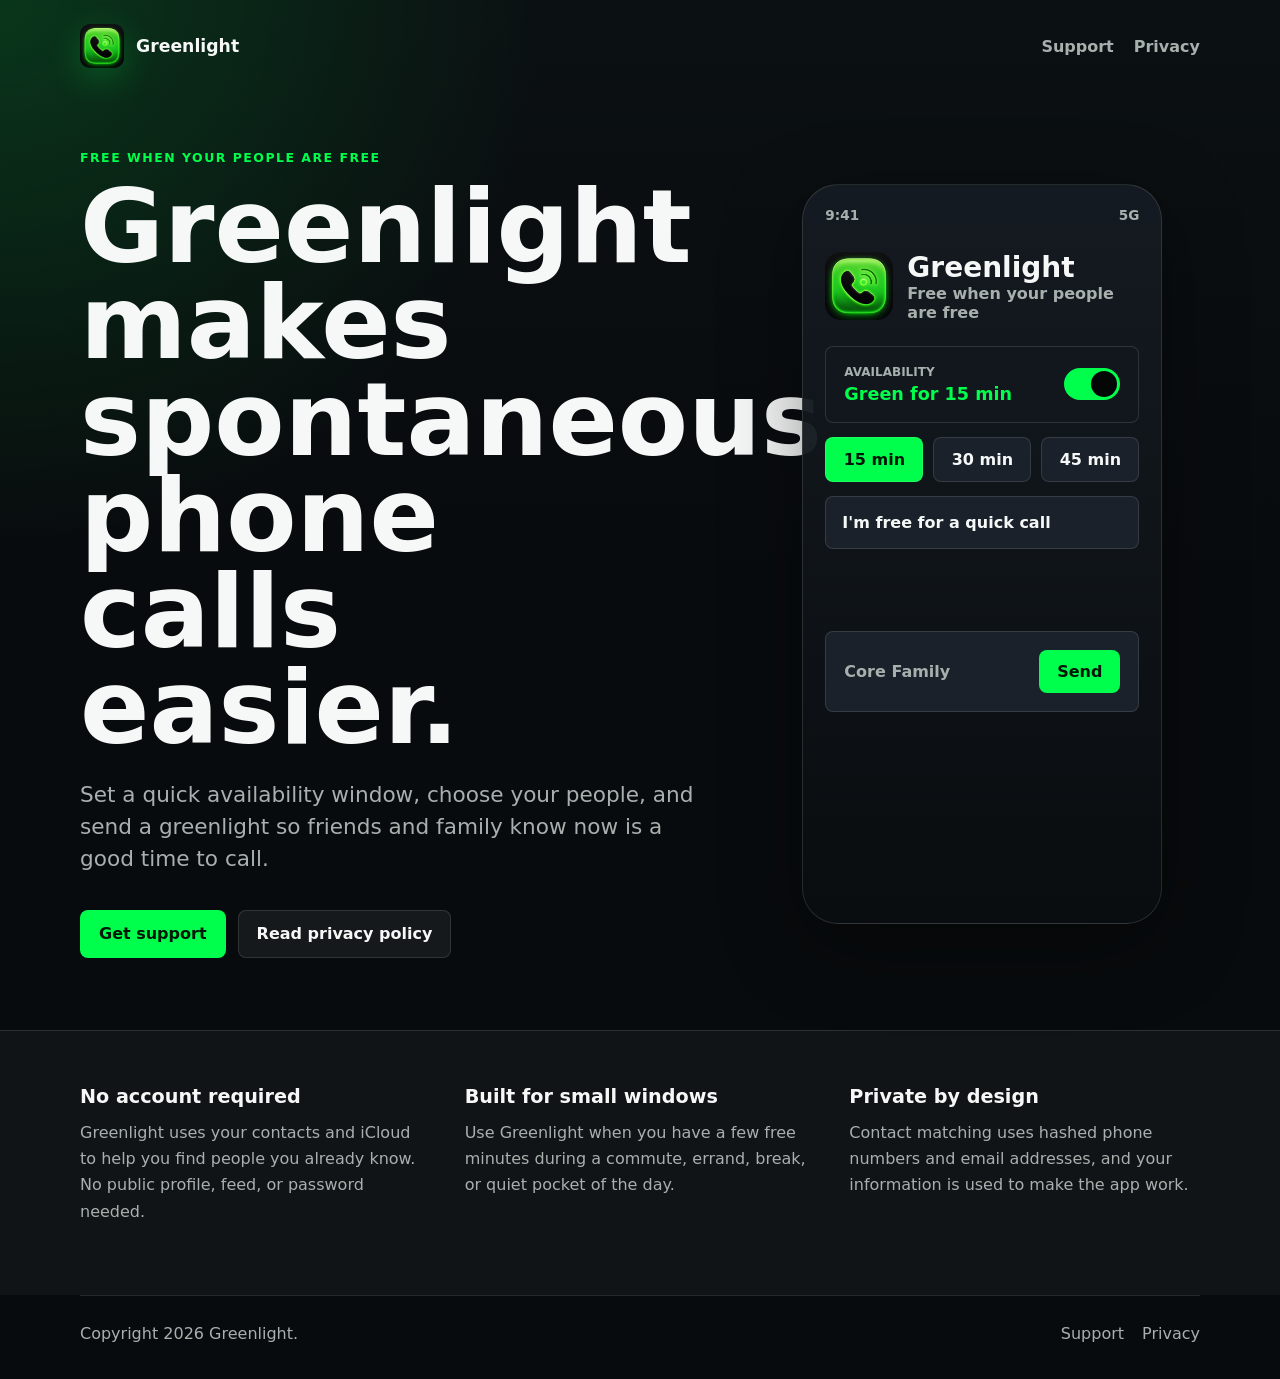
<file: index.html>
<!doctype html>
<html lang="en">
<head>
  <meta charset="utf-8">
  <meta name="viewport" content="width=device-width, initial-scale=1">
  <title>Greenlight</title>
  <meta name="description" content="Greenlight helps friends and family signal when they are free for a quick phone call.">
  <meta property="og:title" content="Greenlight">
  <meta property="og:description" content="Free when your people are free.">
  <meta property="og:image" content="/assets/greenlight-icon.png">
  <link rel="icon" href="/assets/greenlight-icon.png">
  <link rel="stylesheet" href="/styles.css">
</head>
<body>
  <header class="site-header">
    <a class="brand" href="/" aria-label="Greenlight home">
      <img src="/assets/greenlight-icon.png" alt="" width="44" height="44">
      <span>Greenlight</span>
    </a>
    <nav aria-label="Main navigation">
      <a href="/support">Support</a>
      <a href="/privacy">Privacy</a>
    </nav>
  </header>

  <main>
    <section class="hero">
      <div class="hero-copy">
        <p class="eyebrow">Free when your people are free</p>
        <h1>Greenlight makes spontaneous phone calls easier.</h1>
        <p class="lede">
          Set a quick availability window, choose your people, and send a greenlight so friends and family know now is a good time to call.
        </p>
        <div class="actions">
          <a class="button primary" href="/support">Get support</a>
          <a class="button secondary" href="/privacy">Read privacy policy</a>
        </div>
      </div>
      <div class="phone-panel" aria-label="Greenlight app preview">
        <div class="phone-shell">
          <div class="phone-status">
            <span>9:41</span>
            <span>5G</span>
          </div>
          <div class="app-title">
            <img src="/assets/greenlight-icon.png" alt="" width="68" height="68">
            <div>
              <strong>Greenlight</strong>
              <span>Free when your people are free</span>
            </div>
          </div>
          <div class="availability-card">
            <div>
              <span class="label">Availability</span>
              <strong>Green for 15 min</strong>
            </div>
            <span class="toggle" aria-hidden="true"></span>
          </div>
          <div class="pill-row">
            <span>15 min</span>
            <span>30 min</span>
            <span>45 min</span>
          </div>
          <div class="message">I'm free for a quick call</div>
          <div class="send-bar">
            <span>Core Family</span>
            <strong>Send</strong>
          </div>
        </div>
      </div>
    </section>

    <section class="content-band">
      <div class="content-grid">
        <article>
          <h2>No account required</h2>
          <p>Greenlight uses your contacts and iCloud to help you find people you already know. No public profile, feed, or password needed.</p>
        </article>
        <article>
          <h2>Built for small windows</h2>
          <p>Use Greenlight when you have a few free minutes during a commute, errand, break, or quiet pocket of the day.</p>
        </article>
        <article>
          <h2>Private by design</h2>
          <p>Contact matching uses hashed phone numbers and email addresses, and your information is used to make the app work.</p>
        </article>
      </div>
    </section>
  </main>

  <footer class="site-footer">
    <span>Copyright 2026 Greenlight.</span>
    <span class="footer-links">
      <a href="/support">Support</a>
      <a href="/privacy">Privacy</a>
    </span>
  </footer>
</body>
</html>
</file>
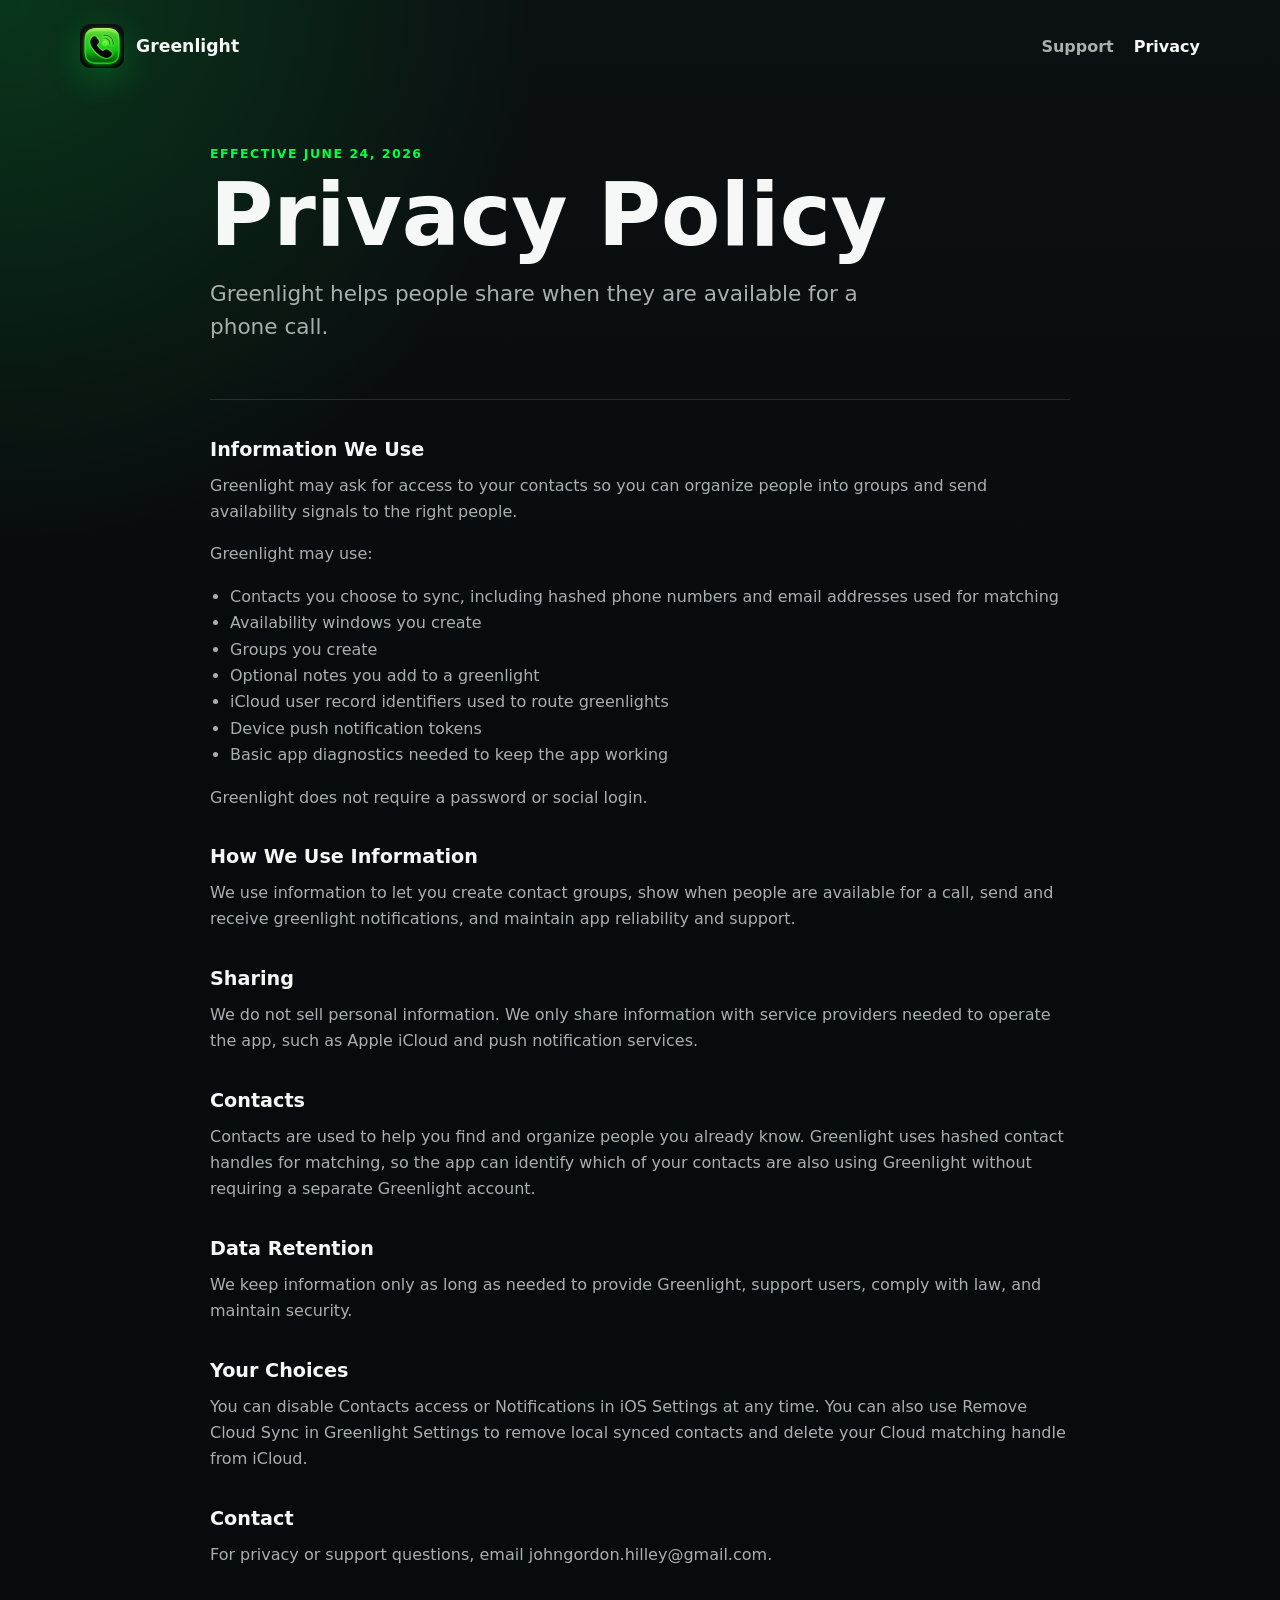
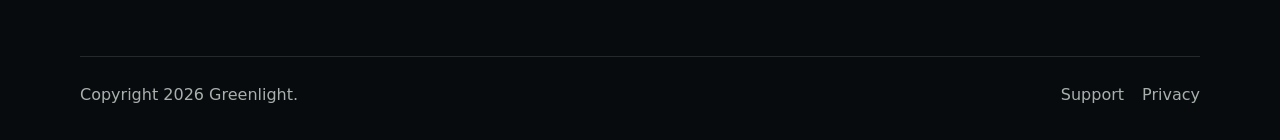
<file: privacy.html>
<!doctype html>
<html lang="en">
<head>
  <meta charset="utf-8">
  <meta name="viewport" content="width=device-width, initial-scale=1">
  <title>Privacy Policy | Greenlight</title>
  <meta name="description" content="Greenlight privacy policy.">
  <link rel="icon" href="/assets/greenlight-icon.png">
  <link rel="stylesheet" href="/styles.css">
</head>
<body>
  <header class="site-header">
    <a class="brand" href="/" aria-label="Greenlight home">
      <img src="/assets/greenlight-icon.png" alt="" width="44" height="44">
      <span>Greenlight</span>
    </a>
    <nav aria-label="Main navigation">
      <a href="/support">Support</a>
      <a href="/privacy" aria-current="page">Privacy</a>
    </nav>
  </header>

  <main class="page">
    <section class="page-header">
      <p class="eyebrow">Effective June 24, 2026</p>
      <h1>Privacy Policy</h1>
      <p class="lede">Greenlight helps people share when they are available for a phone call.</p>
    </section>

    <section class="policy">
      <h2>Information We Use</h2>
      <p>Greenlight may ask for access to your contacts so you can organize people into groups and send availability signals to the right people.</p>
      <p>Greenlight may use:</p>
      <ul>
        <li>Contacts you choose to sync, including hashed phone numbers and email addresses used for matching</li>
        <li>Availability windows you create</li>
        <li>Groups you create</li>
        <li>Optional notes you add to a greenlight</li>
        <li>iCloud user record identifiers used to route greenlights</li>
        <li>Device push notification tokens</li>
        <li>Basic app diagnostics needed to keep the app working</li>
      </ul>
      <p>Greenlight does not require a password or social login.</p>

      <h2>How We Use Information</h2>
      <p>We use information to let you create contact groups, show when people are available for a call, send and receive greenlight notifications, and maintain app reliability and support.</p>

      <h2>Sharing</h2>
      <p>We do not sell personal information. We only share information with service providers needed to operate the app, such as Apple iCloud and push notification services.</p>

      <h2>Contacts</h2>
      <p>Contacts are used to help you find and organize people you already know. Greenlight uses hashed contact handles for matching, so the app can identify which of your contacts are also using Greenlight without requiring a separate Greenlight account.</p>

      <h2>Data Retention</h2>
      <p>We keep information only as long as needed to provide Greenlight, support users, comply with law, and maintain security.</p>

      <h2>Your Choices</h2>
      <p>You can disable Contacts access or Notifications in iOS Settings at any time. You can also use Remove Cloud Sync in Greenlight Settings to remove local synced contacts and delete your Cloud matching handle from iCloud.</p>

      <h2>Contact</h2>
      <p>For privacy or support questions, email <a href="mailto:johngordon.hilley@gmail.com">johngordon.hilley@gmail.com</a>.</p>
    </section>
  </main>

  <footer class="site-footer">
    <span>Copyright 2026 Greenlight.</span>
    <span class="footer-links">
      <a href="/support">Support</a>
      <a href="/privacy">Privacy</a>
    </span>
  </footer>
</body>
</html>
</file>
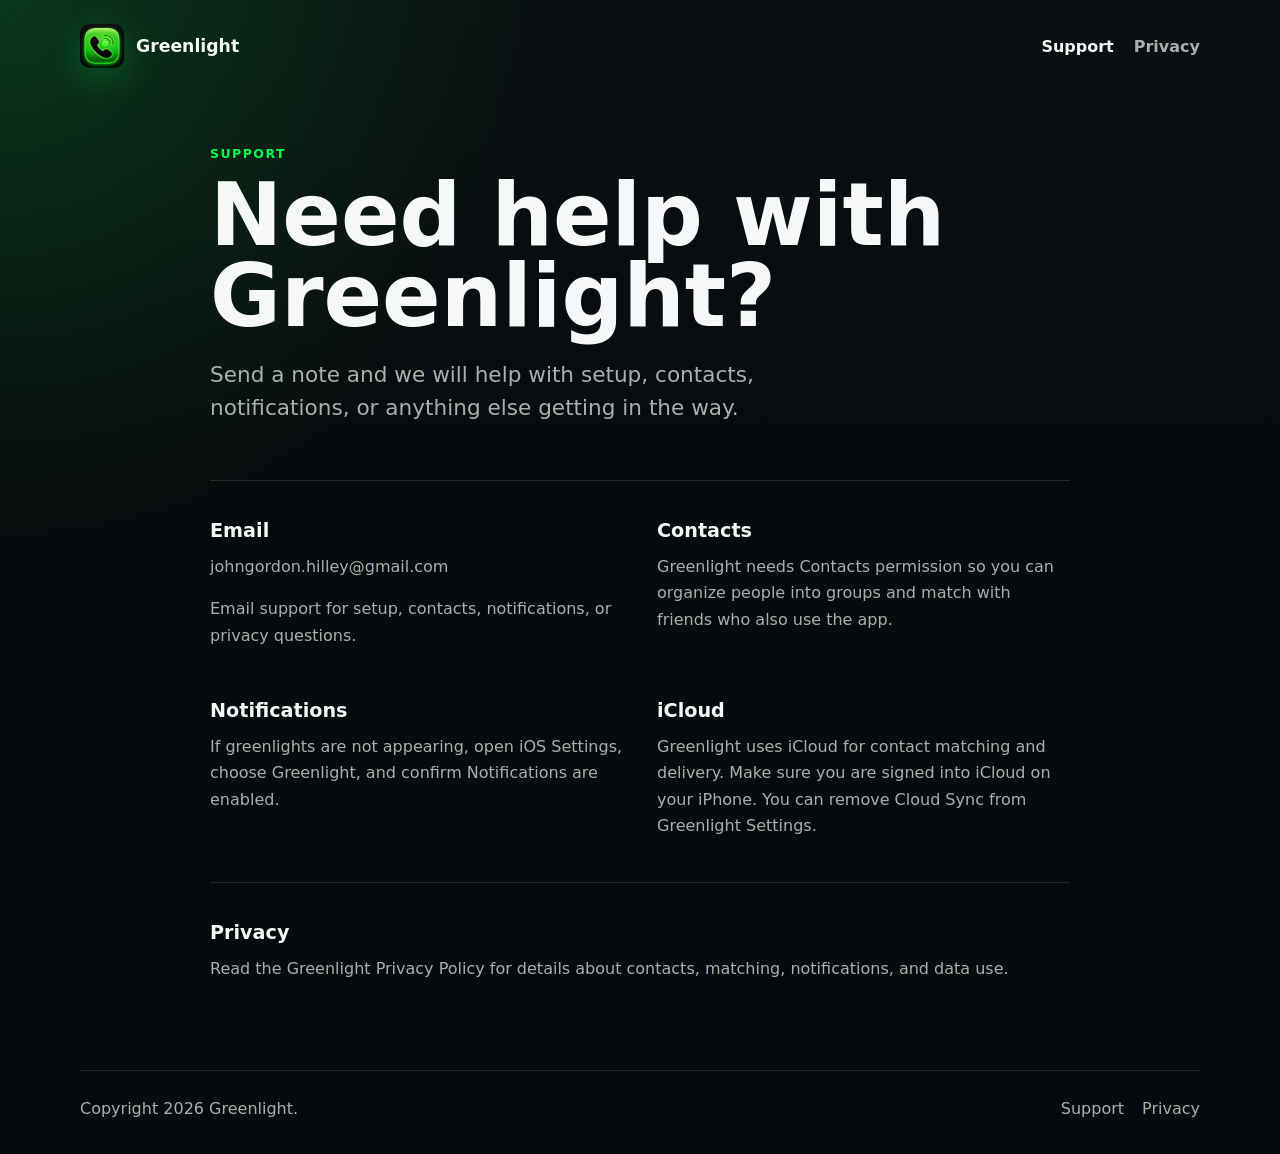
<file: support.html>
<!doctype html>
<html lang="en">
<head>
  <meta charset="utf-8">
  <meta name="viewport" content="width=device-width, initial-scale=1">
  <title>Support | Greenlight</title>
  <meta name="description" content="Greenlight support.">
  <link rel="icon" href="/assets/greenlight-icon.png">
  <link rel="stylesheet" href="/styles.css">
</head>
<body>
  <header class="site-header">
    <a class="brand" href="/" aria-label="Greenlight home">
      <img src="/assets/greenlight-icon.png" alt="" width="44" height="44">
      <span>Greenlight</span>
    </a>
    <nav aria-label="Main navigation">
      <a href="/support" aria-current="page">Support</a>
      <a href="/privacy">Privacy</a>
    </nav>
  </header>

  <main class="page">
    <section class="page-header">
      <p class="eyebrow">Support</p>
      <h1>Need help with Greenlight?</h1>
      <p class="lede">Send a note and we will help with setup, contacts, notifications, or anything else getting in the way.</p>
    </section>

    <section class="support-grid">
      <article>
        <h2>Email</h2>
        <p><a href="mailto:johngordon.hilley@gmail.com">johngordon.hilley@gmail.com</a></p>
        <p class="muted">Email support for setup, contacts, notifications, or privacy questions.</p>
      </article>
      <article>
        <h2>Contacts</h2>
        <p>Greenlight needs Contacts permission so you can organize people into groups and match with friends who also use the app.</p>
      </article>
      <article>
        <h2>Notifications</h2>
        <p>If greenlights are not appearing, open iOS Settings, choose Greenlight, and confirm Notifications are enabled.</p>
      </article>
      <article>
        <h2>iCloud</h2>
        <p>Greenlight uses iCloud for contact matching and delivery. Make sure you are signed into iCloud on your iPhone. You can remove Cloud Sync from Greenlight Settings.</p>
      </article>
    </section>

    <section class="plain-section">
      <h2>Privacy</h2>
      <p>Read the <a href="/privacy">Greenlight Privacy Policy</a> for details about contacts, matching, notifications, and data use.</p>
    </section>
  </main>

  <footer class="site-footer">
    <span>Copyright 2026 Greenlight.</span>
    <span class="footer-links">
      <a href="/support">Support</a>
      <a href="/privacy">Privacy</a>
    </span>
  </footer>
</body>
</html>
</file>
<file: styles.css>
:root {
  color-scheme: dark;
  --bg: #080b0d;
  --panel: #12171d;
  --panel-strong: #1a212a;
  --text: #f6f8f7;
  --muted: #a8b0ad;
  --line: rgba(255, 255, 255, 0.12);
  --green: #00ff4c;
  --green-soft: rgba(0, 255, 76, 0.16);
  --blue: #0a84ff;
  --shadow: 0 22px 80px rgba(0, 0, 0, 0.38);
}

* {
  box-sizing: border-box;
}

html {
  background: var(--bg);
}

body {
  margin: 0;
  min-height: 100vh;
  color: var(--text);
  background:
    radial-gradient(circle at top left, rgba(0, 255, 76, 0.16), transparent 34rem),
    linear-gradient(180deg, #0b1012 0%, #080b0d 42%, #080b0d 100%);
  font-family: Inter, ui-sans-serif, system-ui, -apple-system, BlinkMacSystemFont, "Segoe UI", sans-serif;
  letter-spacing: 0;
}

a {
  color: inherit;
  text-decoration: none;
}

a:hover {
  color: var(--green);
}

.site-header {
  width: min(1120px, calc(100% - 40px));
  margin: 0 auto;
  padding: 24px 0;
  display: flex;
  align-items: center;
  justify-content: space-between;
  gap: 20px;
}

.brand {
  display: inline-flex;
  align-items: center;
  gap: 12px;
  font-weight: 800;
  font-size: 1.08rem;
}

.brand img {
  border-radius: 10px;
  box-shadow: 0 10px 34px rgba(0, 255, 76, 0.22);
}

nav {
  display: flex;
  align-items: center;
  gap: 20px;
  color: var(--muted);
  font-weight: 700;
}

nav a[aria-current="page"] {
  color: var(--text);
}

.hero {
  width: min(1120px, calc(100% - 40px));
  min-height: calc(100vh - 100px);
  margin: 0 auto;
  padding: 58px 0 72px;
  display: grid;
  grid-template-columns: minmax(0, 1.04fr) minmax(320px, 0.72fr);
  align-items: center;
  gap: 56px;
}

.eyebrow {
  margin: 0 0 14px;
  color: var(--green);
  font-size: 0.78rem;
  font-weight: 900;
  letter-spacing: 0.12em;
  text-transform: uppercase;
}

h1,
h2,
p {
  margin-top: 0;
}

h1 {
  max-width: 760px;
  margin-bottom: 22px;
  font-size: clamp(3.1rem, 8vw, 6.8rem);
  line-height: 0.94;
  letter-spacing: 0;
}

h2 {
  margin-bottom: 12px;
  font-size: 1.2rem;
  line-height: 1.2;
}

.lede {
  max-width: 650px;
  color: var(--muted);
  font-size: clamp(1.1rem, 2vw, 1.35rem);
  line-height: 1.5;
}

.actions {
  display: flex;
  flex-wrap: wrap;
  gap: 12px;
  margin-top: 34px;
}

.button {
  display: inline-flex;
  min-height: 48px;
  align-items: center;
  justify-content: center;
  border-radius: 8px;
  padding: 0 18px;
  font-weight: 900;
  border: 1px solid var(--line);
}

.button.primary {
  color: #001706;
  background: var(--green);
  border-color: transparent;
}

.button.primary:hover {
  color: #001706;
  filter: brightness(1.08);
}

.button.secondary {
  background: rgba(255, 255, 255, 0.06);
}

.phone-panel {
  display: flex;
  justify-content: center;
}

.phone-shell {
  width: min(100%, 360px);
  aspect-ratio: 9 / 18.5;
  padding: 22px;
  border: 1px solid var(--line);
  border-radius: 36px;
  background: linear-gradient(180deg, rgba(22, 28, 35, 0.94), rgba(9, 13, 16, 0.98));
  box-shadow: var(--shadow);
}

.phone-status,
.app-title,
.availability-card,
.send-bar {
  display: flex;
  align-items: center;
  justify-content: space-between;
}

.phone-status {
  margin-bottom: 28px;
  color: var(--muted);
  font-size: 0.85rem;
  font-weight: 800;
}

.app-title {
  justify-content: flex-start;
  gap: 14px;
  margin-bottom: 24px;
}

.app-title img {
  border-radius: 16px;
}

.app-title strong,
.app-title span {
  display: block;
}

.app-title strong {
  font-size: 1.75rem;
}

.app-title span {
  color: var(--muted);
  font-weight: 700;
}

.availability-card {
  padding: 18px;
  border: 1px solid var(--line);
  border-radius: 8px;
  background: var(--panel);
}

.label {
  display: block;
  margin-bottom: 5px;
  color: var(--muted);
  font-size: 0.75rem;
  font-weight: 900;
  text-transform: uppercase;
}

.availability-card strong {
  color: var(--green);
  font-size: 1.1rem;
}

.toggle {
  width: 56px;
  height: 32px;
  border-radius: 999px;
  background: var(--green);
  position: relative;
}

.toggle::after {
  content: "";
  position: absolute;
  width: 26px;
  height: 26px;
  top: 3px;
  right: 3px;
  border-radius: 50%;
  background: #050707;
}

.pill-row {
  display: grid;
  grid-template-columns: repeat(3, 1fr);
  gap: 10px;
  margin: 14px 0;
}

.pill-row span,
.message,
.send-bar {
  border: 1px solid var(--line);
  border-radius: 8px;
  background: var(--panel-strong);
}

.pill-row span {
  padding: 12px 8px;
  text-align: center;
  font-weight: 900;
}

.pill-row span:first-child {
  color: #001706;
  background: var(--green);
}

.message {
  padding: 16px;
  color: var(--text);
  font-weight: 800;
}

.send-bar {
  margin-top: 82px;
  padding: 18px;
}

.send-bar span {
  color: var(--muted);
  font-weight: 800;
}

.send-bar strong {
  color: #001706;
  background: var(--green);
  border-radius: 8px;
  padding: 12px 18px;
}

.content-band {
  border-top: 1px solid var(--line);
  background: rgba(255, 255, 255, 0.035);
}

.content-grid {
  width: min(1120px, calc(100% - 40px));
  margin: 0 auto;
  padding: 54px 0;
  display: grid;
  grid-template-columns: repeat(3, 1fr);
  gap: 34px;
}

.content-grid article,
.support-grid article {
  padding: 0;
}

.content-grid p,
.support-grid p,
.plain-section p,
.policy p,
.policy li {
  color: var(--muted);
  line-height: 1.65;
}

.page {
  width: min(860px, calc(100% - 40px));
  margin: 0 auto;
  padding: 54px 0 72px;
}

.page-header {
  padding-bottom: 34px;
  border-bottom: 1px solid var(--line);
}

.page-header h1 {
  max-width: 820px;
  font-size: clamp(2.8rem, 8vw, 5.4rem);
}

.policy,
.support-grid,
.plain-section {
  padding-top: 38px;
}

.policy h2 {
  margin-top: 34px;
}

.policy h2:first-child {
  margin-top: 0;
}

.policy ul {
  padding-left: 20px;
}

.support-grid {
  display: grid;
  grid-template-columns: repeat(2, 1fr);
  gap: 34px;
}

.muted {
  color: var(--muted);
}

.plain-section {
  margin-top: 26px;
  border-top: 1px solid var(--line);
}

.site-footer {
  width: min(1120px, calc(100% - 40px));
  margin: 0 auto;
  padding: 28px 0 36px;
  color: var(--muted);
  border-top: 1px solid var(--line);
  display: flex;
  justify-content: space-between;
  gap: 16px;
}

.footer-links {
  display: flex;
  gap: 18px;
}

@media (max-width: 860px) {
  .site-header,
  .site-footer {
    align-items: flex-start;
    flex-direction: column;
  }

  .hero {
    min-height: auto;
    grid-template-columns: 1fr;
    padding-top: 34px;
  }

  .phone-panel {
    justify-content: flex-start;
  }

  .content-grid,
  .support-grid {
    grid-template-columns: 1fr;
  }
}

@media (max-width: 520px) {
  .site-header,
  .hero,
  .content-grid,
  .page,
  .site-footer {
    width: min(100% - 28px, 1120px);
  }

  nav {
    width: 100%;
    justify-content: space-between;
  }

  h1 {
    font-size: 3rem;
  }

  .actions,
  .button {
    width: 100%;
  }
}
</file>
